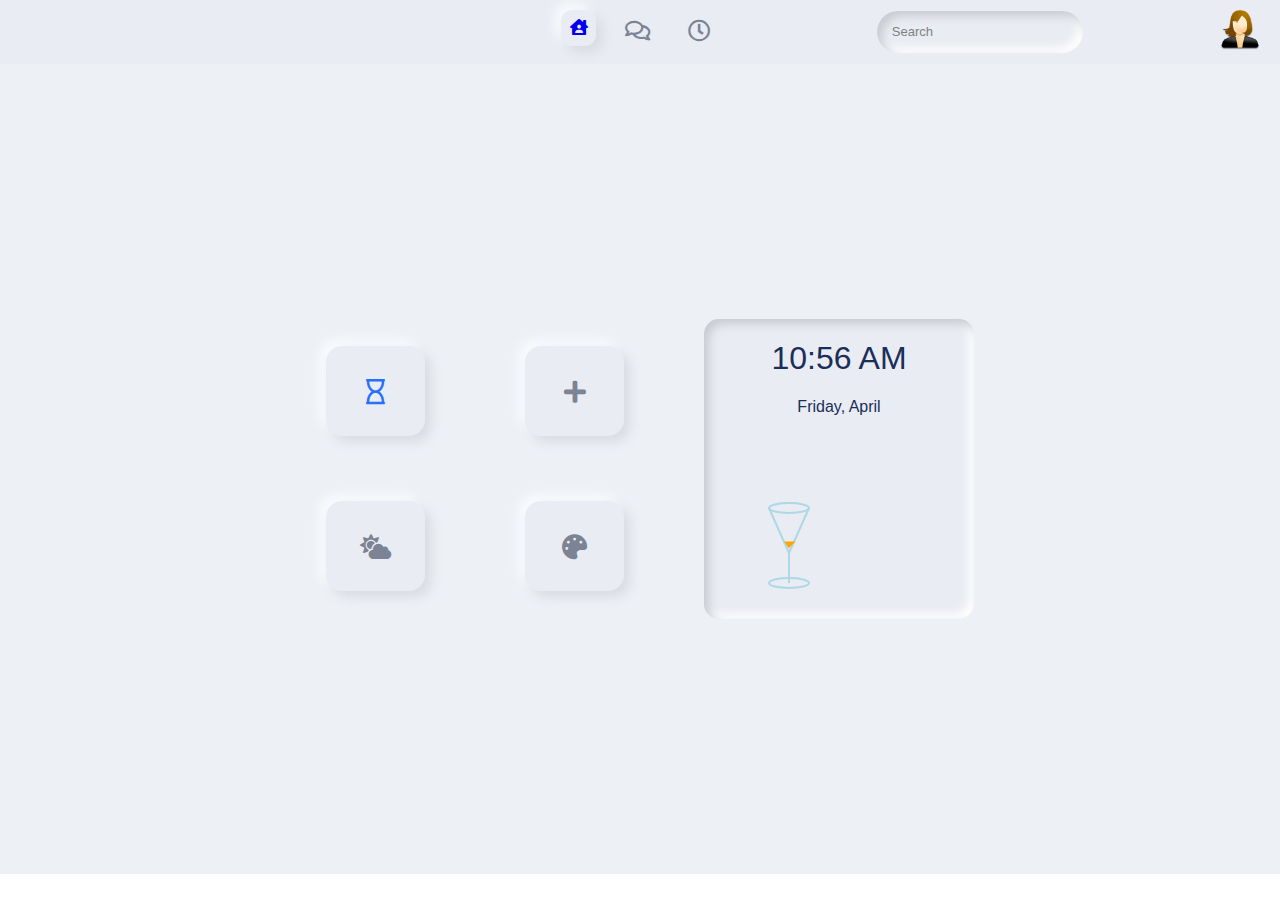
<file: index.html>
<!DOCTYPE html>
<html lang="en-US">
  <head>
    <meta charset="utf-8">
    <title>Simple setInterval clock</title>
    <link rel="stylesheet" media="screen" href="styles/normalize.css">
    <link rel="stylesheet" media="screen" href="styles/styles.css">
    <link rel="stylesheet" media="screen and (max-width: 700px)" href="styles/mediumScreen.css">
    <link rel="stylesheet" media="screen and (max-width: 400px)" href="styles/smallScreen.css">

    <link href="styles/fontawesome-free-5.13.0-web/css/all.css" rel="stylesheet">
    <script src="js/index.js" async></script>
    <script src="js/activeButtons.js" async></script>
  </head>
  <body>
    <!-- header -->
     <header class="header">
      <nav class="header__nav" role="custom-dropdown" style="justify-self: end;">
         <ul class="header__item-list">
            <li class="header__item active"><a href="#"><i class="fas fa-house-user"></i></a></li>
            <li class="header__item"><a class="header__link" href="#"><i class="far fa-comments"></i></a></li>
            <li class="header__item"><a class="header__link" href="#"><i class="far fa-clock"></i></a></li>
         </ul> 
       </nav>

       <span class="header__search">
         <input class ="header__search-input" value="Search">
       </span>
       <span class="header__user" style="justify-self: end; align-self: center;">
         <img class="header__user-icon" src="img/user.png" alt="">
       </span>
     </header>
    <!-- main block -->
     <main class="main-cont">
        <div class="main-cont__controller">
            <!-- main buttons -->
            <div class="main-cont__main-buttons">
                <div class="main-cont__button button__parent button__time active"><i class="far fa-hourglass"></i></div>
                <div class="main-cont__button button__parent button__weather"><i class="fas fa-cloud-sun"></i></div>
            </div>
            <!-- child buttons -->
            <div class="main-cont__child-buttons">
                <div class="main-cont__button button__child button__child1"><i class="fas fa-plus"></i></div>
                <div class="main-cont__button button__child button__child2"><i class="fas fa-palette"></i></div>
            </div>
        </div>

        <div class="main-cont__output">
            <div class="main-cont__time cont__output active_block">
                <h1 class="main-cont__h1">10:56 AM</h1> 
                <p class="main-cont__p">Friday, April</p>
                <svg width="100" height="170" version="1.1" xmlns="http://www.w3.org/2000/svg">
                 <ellipse cx="75" cy="75" rx="20" ry="5" stroke="LightBlue" fill="transparent" stroke-width="2"/>
                 <line x1="55" x2="75" y1="75" y2="120" stroke="LightBlue" fill="transparent" stroke-width="2"/>
                 <line x1="95" x2="75" y1="75" y2="120" stroke="LightBlue" fill="transparent" stroke-width="2"/>
                 <line x1="75" x2="75" y1="120" y2="150" stroke="LightBlue" fill="transparent" stroke-width="2"/>
                 <ellipse cx="75" cy="150" rx="20" ry="5" stroke="LightBlue" fill="transparent" stroke-width="2"/>
   
                 <path 
                 id = "s3"
                 d="M 73 110 L 78 110 L 75 113 z"
                 fill="orange" 
                 stroke="orange" 
                 stroke-width="3" />
               </svg>
            </div>

            <div class="main-cont__weather cont__output">
               Welcome to the weather container
            </div>
        </div>
     </main>

     <div class="modal">
         <div class="modal_form" >
           <input class="modal_input" type="text" name="todo">
           <button class="modal_button" type="submit">Add to the list</button>
         </div>
     </div>
  </body>
</html>
</file>
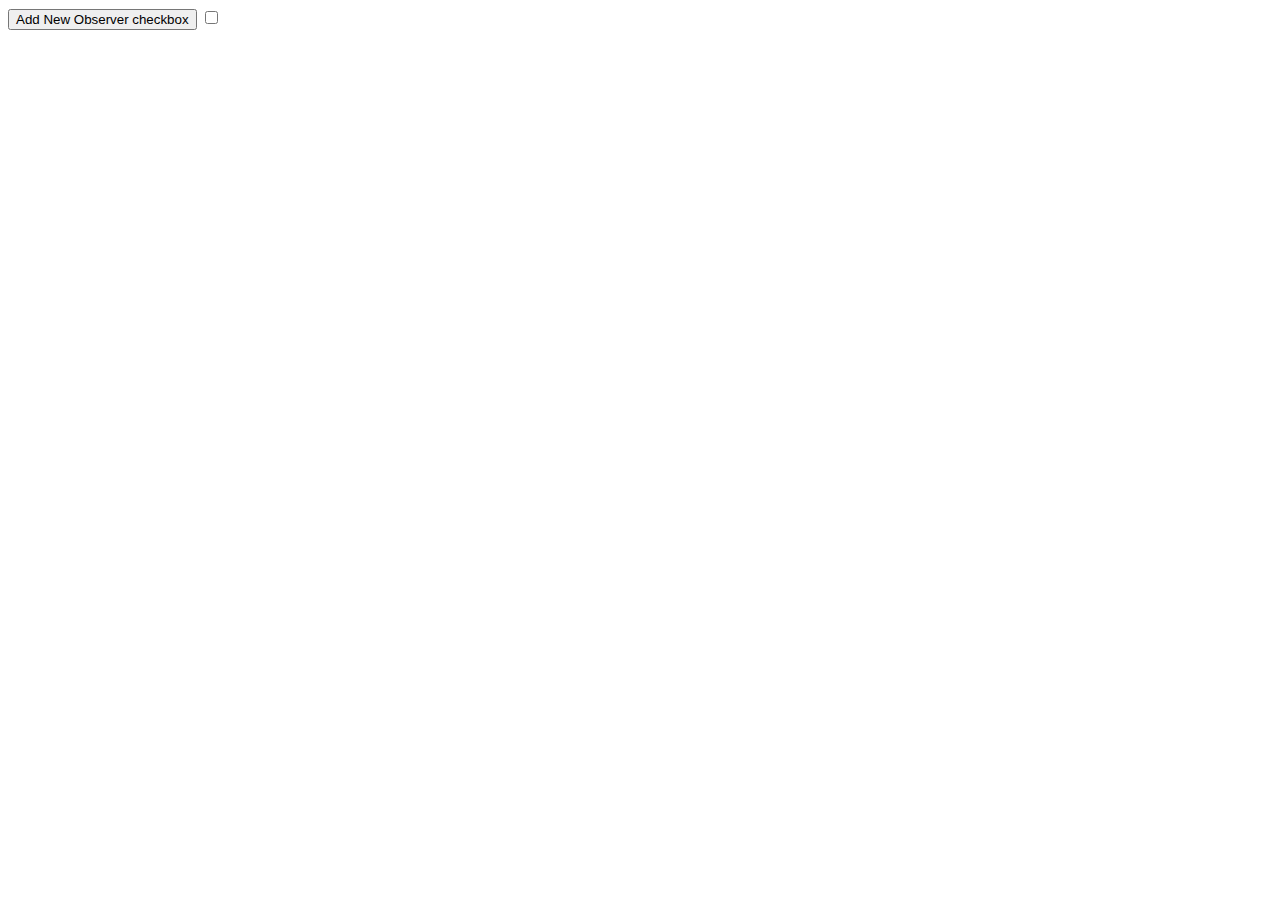
<file: js/observer/observer.html>
<!DOCTYPE html>
<!--[if lt IE 7]>      <html class="no-js lt-ie9 lt-ie8 lt-ie7"> <![endif]-->
<!--[if IE 7]>         <html class="no-js lt-ie9 lt-ie8"> <![endif]-->
<!--[if IE 8]>         <html class="no-js lt-ie9"> <![endif]-->
<!--[if gt IE 8]><!--> <html class="no-js"> <!--<![endif]-->
    <head>
        <meta charset="utf-8">
        <meta http-equiv="X-UA-Compatible" content="IE=edge">
        <title>Observer</title>
        <meta name="description" content="">
        <meta name="viewport" content="width=device-width, initial-scale=1">
        <link rel="stylesheet" href="">
    </head>
    <body>
        <!--[if lt IE 7]>
            <p class="browsehappy">You are using an <strong>outdated</strong> browser. Please <a href="#">upgrade your browser</a> to improve your experience.</p>
        <![endif]-->
        <button id="addNewObserver">Add New Observer checkbox</button>
        <input id="mainCheckbox" type="checkbox"/>
        <div id="observersContainer"></div>
        <script src="observer.js" async defer></script>
    </body>
</html>
</file>
<file: styles/styles.css>
.header {
    background-color: #e9ecf2;
    display: grid;
    grid-template-columns: 2fr 1fr 0.5fr;
    padding: 0 20px;
}

.header__item-list {
  padding: 0;  
  margin: 0 auto;  
  width:100%;
  list-style:none;
}

.header__item {
  float:left;
  padding:.55em .55em;
  text-align:center;
  transition-duration: .3s;
  transition-timing-function: ease-in-out;
  cursor: pointer;
  margin: 10px;
}

.header__item.active {
  border-radius: 11px;
  background: #e9ecf2;
  box-shadow:  6px 6px 12px #d9dbe1, 
                -6px -6px 12px #f9fdff;
}

.header__item:hover .header__link, 
.header__item.active .header__link {
  color: #2870fb;
}

.header__link {
  color: #7b8394;
  text-decoration:none;
  font: 1.4em sans-serif;
  transition:color .3s ease-in-out;
}

.header__search {
  justify-self: end;
  align-self: center;
}

.header__search-input {
    height: 40px;
    border-color: unset;
    color:gray;
    padding: 0 10px;
    border-radius: 57px;
    padding: 1px 15px;
    background: #e9ecf2;
    box-shadow: inset 5px 5px 10px #c8cbd0, 
                inset -5px -5px 10px #ffffff;
}

.header__user-icon {
  height: 40px;
}

  .main-cont {
    background-color: #edf0f5;
    display: grid;
    padding: 0 20px;
    grid-template-columns: 2fr 2fr 2fr 2fr;
    height: 90vh;
    align-items: center;
    grid-template-areas: ". controller output ."
  }

  .main-cont__controller {
      display: flex;
      grid-area: controller;
  }

  .main-cont__output {
    padding: 20px;
    height: 300px;
    border-color: unset;
    color: gray;
    padding: 0 10px;
    border-radius: 15px;
    background: #e9ecf2;
    box-shadow: inset 5px 5px 10px #c8cbd0, inset -5px -5px 10px #ffffff;
    margin: 30px;
    width: 250px;
    grid-area: output;
  }

  .main-cont__button {
    width: 79px;
    height: 90px;
    padding: 0 10px;
    border-radius: 16px;
    background: #e9ecf2;
    box-shadow: 6px 6px 12px #d9dbe1, -6px -6px 12px #f9fdff;
    margin: 65px 50px;
    display: flex;
    align-items: center;
    justify-content: center;
    color: #7b8394;
    font-size: 25px;
  }

  .main-cont__button:hover, .active {
    color: #2870fb;
    cursor: pointer;
  }

  .main-cont__h1, 
  .main-cont__p {
    align-items: center;
    text-align: center;
    font-family: Arial, Helvetica, sans-serif;
    font-weight: 100;
    color: #1A2E59;
  }

  .main-cont__time svg {
    float: left;
  }

  .active_block {
    display: block;
  }

  .disactive_block {
    display: none;
  }

  .main-cont__output .fas {
    padding: 30px;
  }


  .modal {
    position: absolute;
    top: 0;
    height: 100vh;
    left: 0;
    right: 0;
    background-color: rgba(255, 255, 128, .5);
    display: none;
    justify-content: center;
    align-items: center;
  }

  .active-modal {
    display: flex;
  }

  .modal_form {
    background-color: white;
    padding: 20px;
    border-radius: 10px;
  }

  .modal_input {
    border: 1px solid gray;
    border-radius: 5px;
    padding: 10px;
  }

  .modal_button {
    text-decoration: underline;
    cursor: pointer;
  }
</file>
<file: styles/mediumScreen.css>
.main-cont {
    background-color: #edf0f5;
    display: grid;
    padding: 0 20px;
    grid-template-columns: 2fr 2fr 2fr;
    justify-items: center;
    grid-template-areas: 
    ". controller ."
    ". output ."
}
</file>
<file: styles/smallScreen.css>
.main-cont__controller {
    display: block
}
</file>
